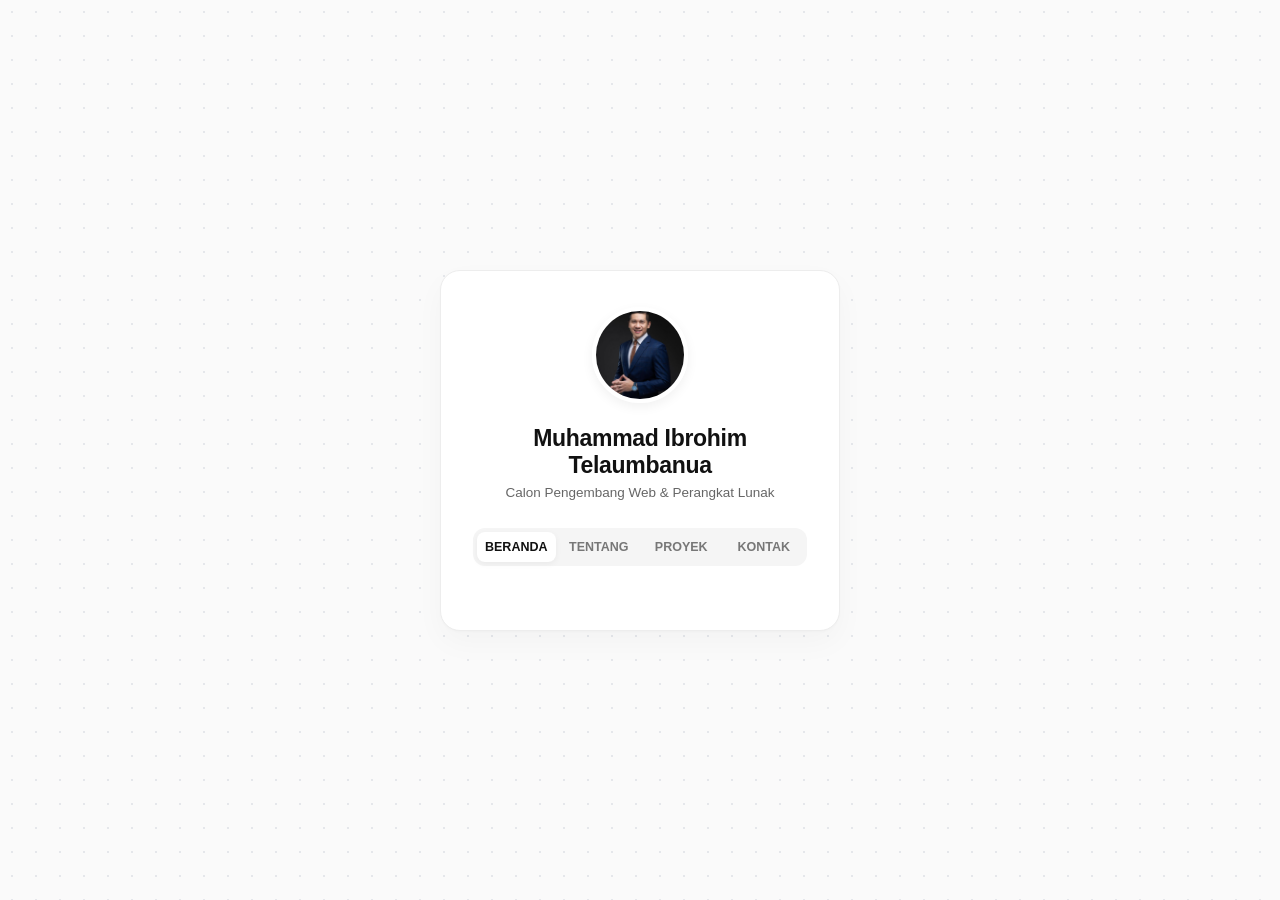
<file: tugas-wek3-day1/index.html>
<!DOCTYPE html>
<html lang="id">
<head>
    <meta charset="UTF-8">
    <meta name="viewport" content="width=device-width, initial-scale=1.0">
    <title>Kartu Profil - Beranda</title>
    <link rel="stylesheet" href="style.css">
</head>
<body>
    <div class="profile-card">
        <div class="profile-header">
            <img src="foto.jpg" alt="Avatar" class="avatar">
            <h1>Muhammad Ibrohim Telaumbanua</h1>
            <h2>Calon Pengembang Web & Perangkat Lunak</h2>
        </div>

        <nav class="profile-nav">
            <a href="index.html" class="active">BERANDA</a>
            <a href="tentang.html">TENTANG</a>
            <a href="proyek.html">PROYEK</a>
            <a href="kontak.html">KONTAK</a>
        </nav>
    </div>
</body>
</html>
</file>
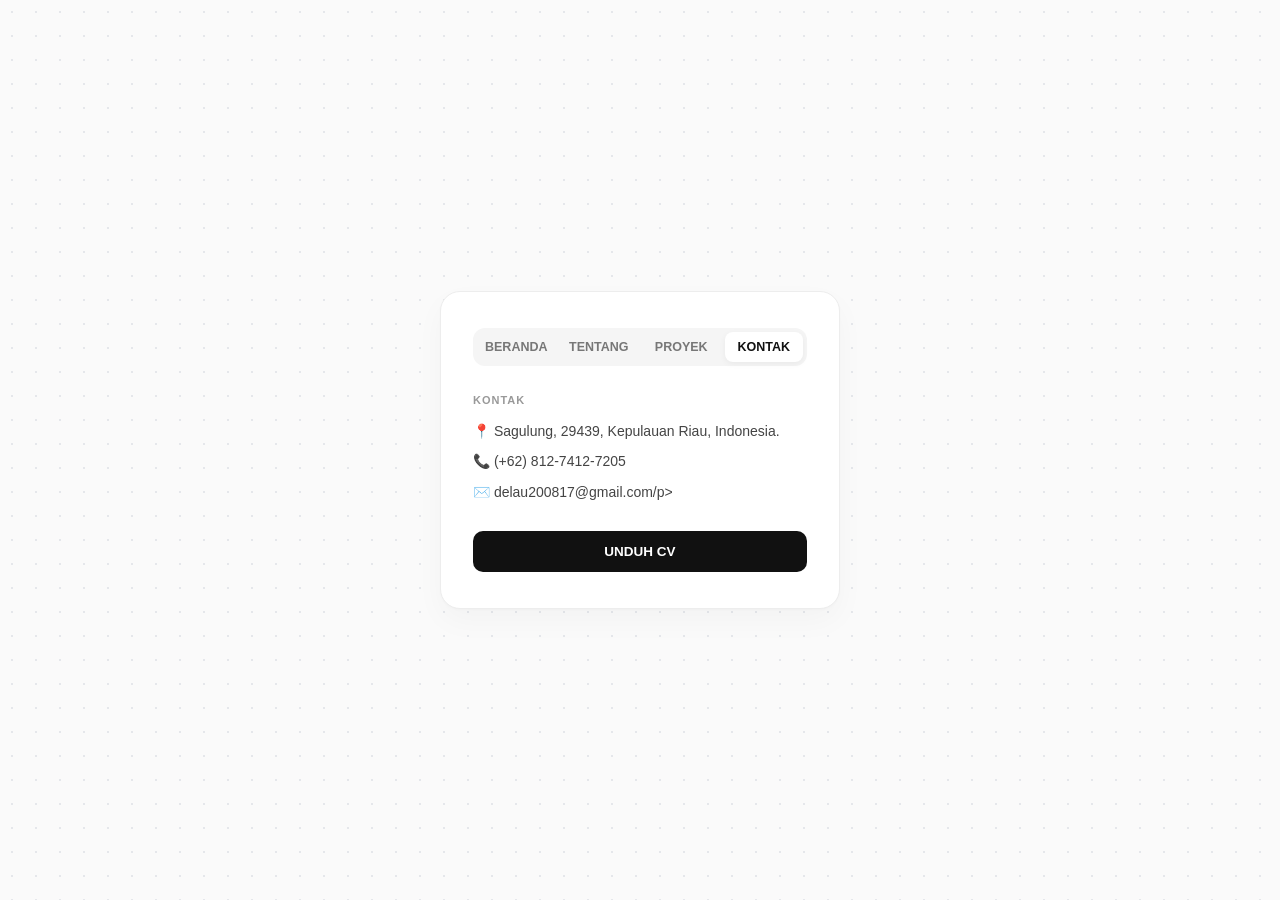
<file: tugas-wek3-day1/kontak.html>
<!DOCTYPE html>
<html lang="id">
<head>
    <meta charset="UTF-8">
    <meta name="viewport" content="width=device-width, initial-scale=1.0">
    <title>Kartu Profil - Kontak</title>
    <link rel="stylesheet" href="style.css">
</head>
<body>
    <div class="profile-card">
        <nav class="profile-nav">
            <a href="index.html">BERANDA</a>
            <a href="tentang.html">TENTANG</a>
            <a href="proyek.html">PROYEK</a>
            <a href="kontak.html" class="active">KONTAK</a>
        </nav>
        <div class="profile-section contact">
            <h3>KONTAK</h3>
            <p>📍 Sagulung, 29439, Kepulauan Riau, Indonesia.</p>
            <p>📞 (+62) 812-7412-7205</p>
            <p>✉️ delau200817@gmail.com/p>
        </div>
        <div class="profile-buttons">
            <a href="#" class="btn">UNDUH CV</a>
        </div>
    </div>
</body>
</html>
</file>
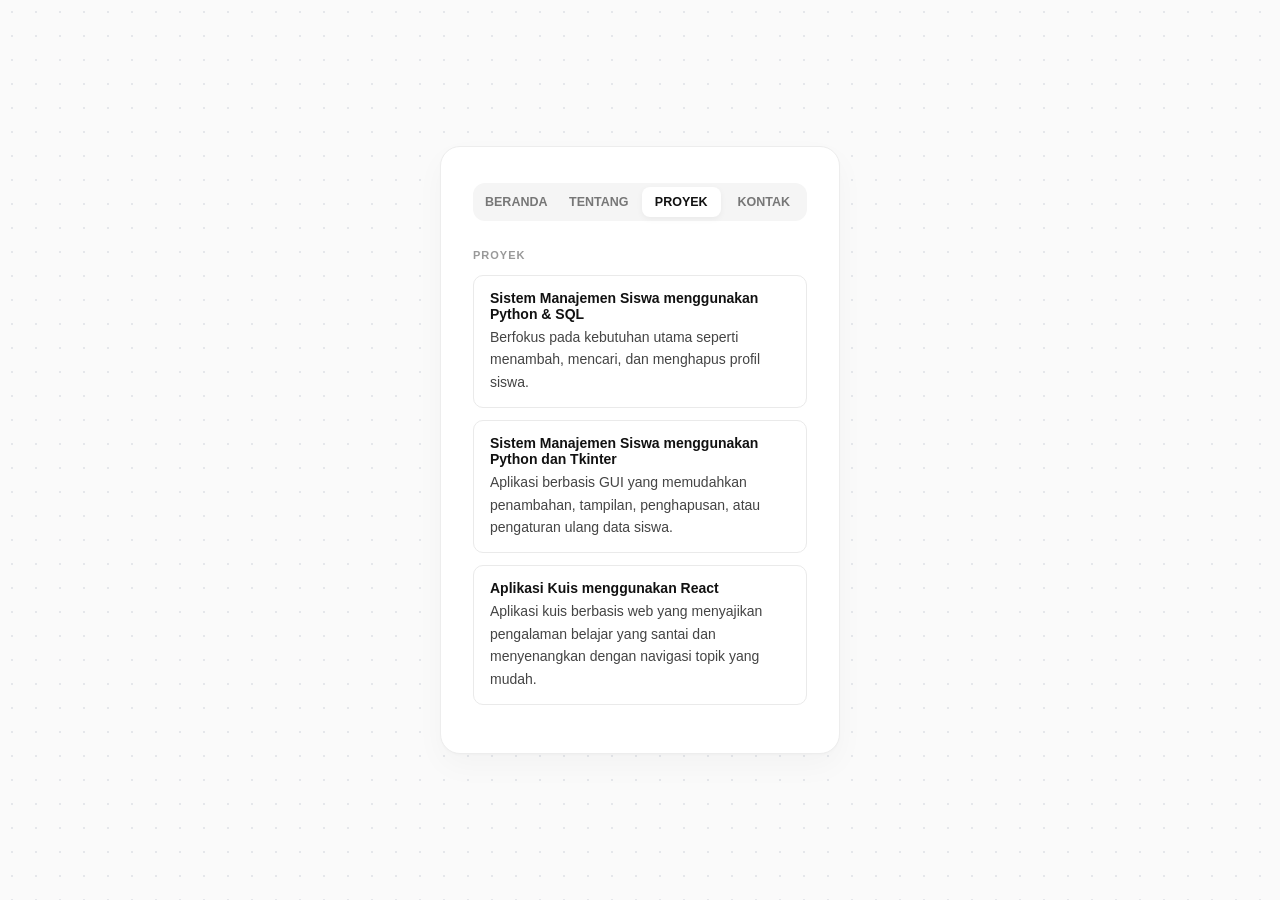
<file: tugas-wek3-day1/proyek.html>
<!DOCTYPE html>
<html lang="id">
<head>
    <meta charset="UTF-8">
    <meta name="viewport" content="width=device-width, initial-scale=1.0">
    <title>Kartu Profil - Proyek</title>
    <link rel="stylesheet" href="style.css">
</head>
<body>
    <div class="profile-card">
        <nav class="profile-nav">
            <a href="index.html">BERANDA</a>
            <a href="tentang.html">TENTANG</a>
            <a href="proyek.html" class="active">PROYEK</a>
            <a href="kontak.html">KONTAK</a>
        </nav>
        <div class="profile-section">
            <h3>PROYEK</h3>
            <div class="project-item">
                <h4>Sistem Manajemen Siswa menggunakan Python & SQL</h4>
                <p>Berfokus pada kebutuhan utama seperti menambah, mencari, dan menghapus profil siswa.</p>
            </div>
            <div class="project-item">
                <h4>Sistem Manajemen Siswa menggunakan Python dan Tkinter</h4>
                <p>Aplikasi berbasis GUI yang memudahkan penambahan, tampilan, penghapusan, atau pengaturan ulang data siswa.</p>
            </div>
            <div class="project-item">
                <h4>Aplikasi Kuis menggunakan React</h4>
                <p>Aplikasi kuis berbasis web yang menyajikan pengalaman belajar yang santai dan menyenangkan dengan navigasi topik yang mudah.</p>
            </div>
        </div>
    </div>
</body>
</html>
</file>
<file: tugas-wek3-day1/style.css>
* { 
  margin: 0; 
  padding: 0; 
  box-sizing: border-box; 
  font-family: -apple-system, BlinkMacSystemFont, "Segoe UI", Roboto, Helvetica, Arial, sans-serif; 
} 

body { 
  /* Menggunakan pola titik-titik (dot grid) abu-abu tipis di latar belakang agar estetik tapi tetap bersih */
  background-color: #fafafa;
  background-image: radial-gradient(#e5e7eb 1.5px, transparent 1.5px);
  background-size: 24px 24px;
  display: flex; 
  justify-content: center; 
  align-items: center; 
  min-height: 100vh; 
  padding: 20px; 
} 

.profile-card { 
  background: #ffffff; 
  max-width: 400px; 
  width: 100%; 
  border-radius: 20px; /* Sudut melengkung modern */
  /* Bayangan berlapis tipis agar kartu terlihat elegan dan mengambang alami */
  box-shadow: 0 1px 3px rgba(0,0,0,0.02), 0 12px 30px rgba(0,0,0,0.03); 
  padding: 36px 32px; 
  text-align: center; 
  border: 1px solid #ededed; 
  transition: transform 0.2s ease, box-shadow 0.2s ease;
} 

/* Sedikit interaksi halus saat kartu di-hover */
.profile-card:hover {
  transform: translateY(-2px);
  box-shadow: 0 1px 3px rgba(0,0,0,0.02), 0 16px 40px rgba(0,0,0,0.05); 
}

.profile-header .avatar { 
  width: 96px; 
  height: 96px; 
  border-radius: 50%; 
  object-fit: cover; 
  margin-bottom: 18px; 
  border: 4px solid #ffffff;
  box-shadow: 0 4px 12px rgba(0,0,0,0.06); /* Bayangan halus di bawah foto profil */
} 

.profile-header h1 { 
  font-size: 23px; 
  color: #111111; 
  font-weight: 700; 
  margin-bottom: 6px; 
  letter-spacing: -0.3px;
} 

.profile-header h2 { 
  font-size: 13.5px; 
  color: #666666; 
  font-weight: 400; 
  margin-bottom: 28px; 
} 

/* Bagian Menu Navigasi bawah (Tetap pas di dalam kotak) */ 
.profile-nav { 
  display: flex; 
  justify-content: space-between; 
  gap: 4px; 
  margin-bottom: 28px; 
  background: #f5f5f5; /* Pembungkus abu-abu minimalis */
  padding: 4px;
  border-radius: 12px;
  width: 100%;
} 

.profile-nav a { 
  flex: 1;
  text-align: center;
  text-decoration: none; 
  color: #777777; 
  font-size: 12.5px; 
  font-weight: 600; 
  padding: 8px 4px; 
  border-radius: 8px;
  transition: all 0.2s ease; 
  white-space: nowrap;
} 

/* Efek geser tombol aktif berwarna putih bersih */
.profile-nav a:hover {
  color: #111111;
}

.profile-nav a.active { 
  color: #111111; 
  background-color: #ffffff; /* Tab aktif menonjol ke atas */
  box-shadow: 0 2px 6px rgba(0,0,0,0.05);
} 

/* Bagian Isi Konten */ 
.profile-section { 
  text-align: left; 
  animation: slideUp 0.4s cubic-bezier(0.16, 1, 0.3, 1); 
} 

.profile-section h3 { 
  font-size: 11px; 
  color: #999999; 
  letter-spacing: 1px; 
  margin-bottom: 14px; 
  font-weight: 700; 
  text-transform: uppercase;
} 

.profile-section p { 
  font-size: 14px; 
  color: #444444; 
  line-height: 1.6; 
} 

/* Kotak proyek minimalis dengan garis border tipis */
.project-item { 
  background-color: #ffffff;
  padding: 14px 16px;
  border-radius: 10px;
  margin-bottom: 12px; 
  border: 1px solid #eaeaea;
  transition: all 0.2s ease;
} 

/* Efek hover interaktif tipis pada item proyek */
.project-item:hover {
  border-color: #b5b5b5;
  background-color: #fafafa;
}

.project-item h4 { 
  font-size: 14px; 
  color: #111111; 
  margin-bottom: 4px; 
  font-weight: 600;
} 

.contact p { 
  margin-bottom: 8px; 
  color: #444444;
  font-size: 14px;
} 

.profile-buttons { 
  margin-top: 28px; 
} 

/* Tombol hitam pekat*/
.btn { 
  display: block; 
  background-color: #111111; 
  color: #ffffff; 
  padding: 13px; 
  border-radius: 10px; 
  text-decoration: none; 
  font-size: 13.5px; 
  font-weight: 600; 
  transition: all 0.2s ease; 
} 

.btn:hover { 
  background-color: #222222;
  transform: translateY(-1px);
} 

.btn:active {
  transform: translateY(1px);
}

/* Animasi transisi */ 
@keyframes slideUp { 
  from { 
    opacity: 0; 
    transform: translateY(8px); 
  } 
  to { 
    opacity: 1; 
    transform: translateY(0); 
  } 
}
</file>
